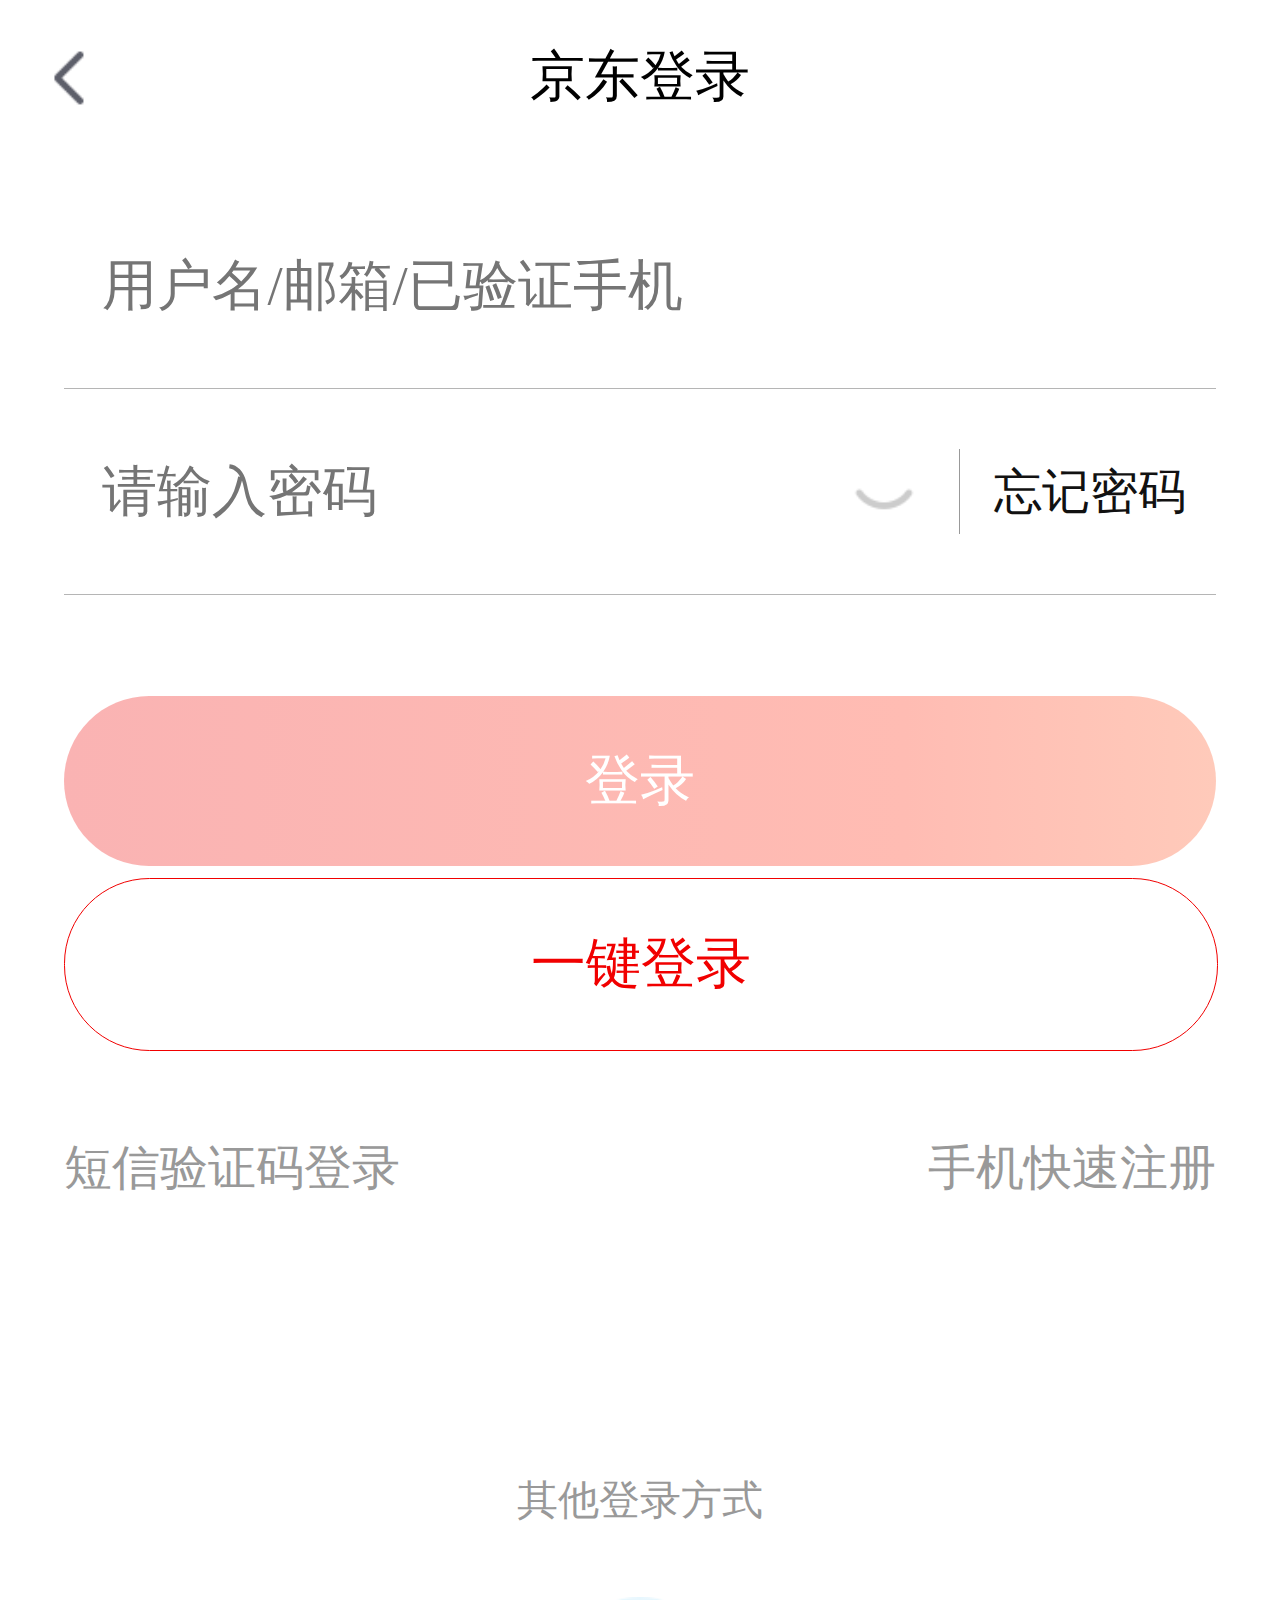
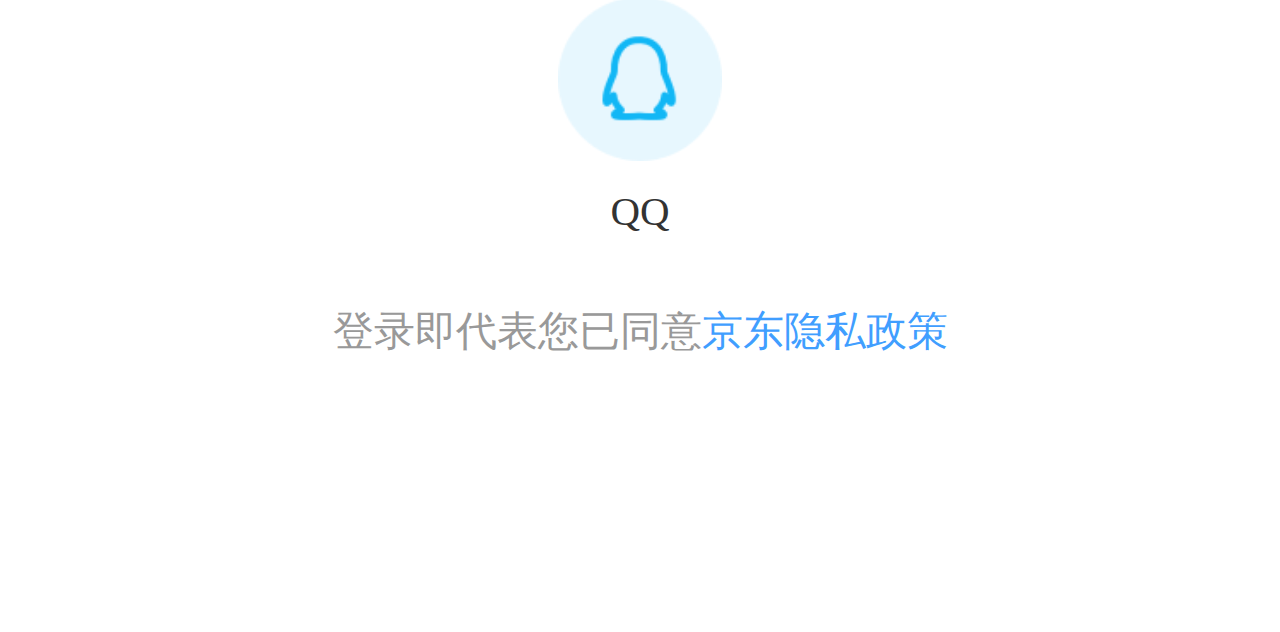
<file: login.html>
<!DOCTYPE html>
<html lang="en">
<head>
	<meta charset="UTF-8">
	<link rel="stylesheet" type="text/css" href="style/login.css">
	<link rel="icon" href="https://m.jd.com/favicon.ico">
	<title>京东登录</title>
	<script type="text/javascript">
		var pixelRatio = 1 / window.devicePixelRatio;    //还原设备的真实分辨率；  
		//devicePixelRatio设备的像素比；     
		document.write('<meta name="viewport" content="width=device-width,initial-scale='+pixelRatio+',minimum-scale='+pixelRatio+',maximum-scale='+pixelRatio+'" />');
		var html=document.getElementsByTagName('html')[0];
		var pageWidth=html.getBoundingClientRect().width;
		html.style.fontSize=pageWidth/10+"px";

		window.onload = function(){
			var login = document.getElementById("changeLogin");
			var changeLogin = document.getElementById("changeLogin");
			var username_login = document.getElementsByClassName("username_login")[0];
			var message_login = document.getElementsByClassName("message_login")[0];
			var inputs = document.getElementsByTagName("input");
			var clears = document.getElementsByClassName("clear");

			login.onclick = function(){
				if(message_login.style.display == "block"){
					username_login.style.display = "block";
					message_login.style.display = "none";
					changeLogin.innerText = "账号密码登录";
				}else{
					username_login.style.display = "none";
					message_login.style.display = "block";
					changeLogin.innerText = "短信验证码登录";
				}
			}
				checkinput();
			}
			
		function checkinput(num){
			var inputs = document.getElementsByTagName("input");
			var clears = document.getElementsByClassName("clear");
			var login = document.getElementsByClassName("login")[0];
			var username_login = document.getElementsByClassName("username_login")[0];
			var message_login = document.getElementsByClassName("message_login")[0];
			for(var i=0;i<clears.length;i++){
				if(clears[i] == document.getElementById("clear"+num)){
                    clears[i].style.visibility = "visible";
				}
				if (inputs[i].value == '') {
					clears[i].style.visibility = "hidden";
				}
                // if(username_login.style.display == "block"){
					if(inputs[0].value != '' && inputs[1].value != ''){
                		login.style.background = "#F50800";
                	}else{
                		login.style.background = "linear-gradient(90deg,#fab3b3,#ffbcb3 73%,#ffcaba)";
                	}
				// }
			}
		}
		function clearword(num){
			var inputs = document.getElementsByTagName("input");
			var clears = document.getElementsByClassName("clear");
			var login = document.getElementsByClassName("login")[0];
			var username_login = document.getElementsByClassName("username_login")[0];
			var message_login = document.getElementsByClassName("message_login")[0];
			for(var i=0;i<clears.length;i++){
				if(clears[i] == document.getElementById("clear"+num)){
                    inputs[i].value = null;
                    clears[i].style.visibility = "hidden";
				}
				// if(username_login.style.display == "block"){
					if(inputs[0].value != '' && inputs[1].value != ''){
                		login.style.background = "#F50800";
                	}else{
                		login.style.background = "linear-gradient(90deg,#fab3b3,#ffbcb3 73%,#ffcaba)";
                	}
				// }
			}
		}
	</script>
</head>
<body>
	<header class="head">
		<div>
			<a href="javascript:history.go(-1);" class="back"></a>
			京东登录
		</div>
	</header>
	<div class="wrapAll">
		<div class="user">
			<div class="username_login">
				<div class="username">
					<input type="text" placeholder="用户名/邮箱/已验证手机" onkeyup="checkinput(1)" autocomplete="off"></input>
					<i class="clear" id="clear1" onclick="clearword(1)"></i>
				</div>
				<div class="password">
					<input type="password" placeholder="请输入密码" onkeyup="checkinput(2)" ></input>
					<i class="clear" id="clear2" onclick="clearword(2)"></i>
					<i class="eye"></i>
					<span></span>
					<a href="#">忘记密码</a>
				</div>
			</div>

			<div class="message_login">
				<div class="phonenum">
					<span class="area_code">+86</span>
					<i class="area"></i>
					<input type="text" placeholder="请输入手机号" onkeyup="checkinput(3)"></input>
					<i class="clear" id="clear3" onclick="clearword(3)"></i>
					<span class="line"></span>
					<a href="#">获取验证码</a>
				</div>
				<div class="telcode">
					<input type="text" placeholder="请输入收到的验证码" onkeyup="checkinput(4)"></input>
					<i class="clear" id="clear4" onclick="clearword(4)"></i>
				</div>
			</div>
		</div>

		
		<a href="#" class="login">登录</a>
		<a href="#" class="keyLogin">一键登录</a>
		
		<div class="switch">
			<a href="#" id="changeLogin">短信验证码登录</a>
			<a href="#" id="regist">手机快速注册</a>
		</div>

		<div class="otherLogin">
			<h3>其他登录方式</h3>
			<ul>
				<li>
				    <a href="#">
				    	<img src="img/QQ.png">
						<span>QQ</span>
				    </a>
				</li>
			</ul>
			<div>
				<span>登录即代表您已同意</span>
				<a href="#">京东隐私政策</a>
			</div>
		</div>
	</div>

</body>
</html>
</file>
<file: style/login.css>
@charset "UTF-8";
* {
  padding: 0px;
  margin: 0px;
  font-family: "微软雅黑";
}
a {
  text-decoration: none;
  display: inline-block;
  -webkit-tap-highlight-color: transparent;
}
i {
  display: inline-block;
}
li {
  list-style: none;
  float: left;
}
.head {
  width: 100%;
  height: 1.2rem;
}
.head div {
  width: 100%;
  height: 100%;
  font-size: 0.42666667rem;
  line-height: 1.2rem;
  text-align: center;
}
.head div .back {
  width: 0.53333333rem;
  height: 0.53333333rem;
  background: url(../img/back.png) no-repeat;
  background-size: contain;
  position: absolute;
  left: 0.26666667rem;
  top: 0.33333333rem;
}
.wrapAll {
  width: 90%;
  height: 16rem;
  margin: 0px auto;
  margin-top: 30px;
}
.wrapAll input {
  height: 0.8rem;
  font-size: 0.42666667rem;
  border: none;
  text-indent: 0.3rem;
  outline: none;
}
.wrapAll .clear {
  visibility: hidden;
}
.wrapAll i {
  width: 0.64rem;
  height: 0.64rem;
}
.wrapAll .user {
  width: 100%;
  height: 3.2rem;
}
.wrapAll .user .username_login {
  width: 100%;
  height: 100%;
}
.wrapAll .user .username_login .username {
  width: 100%;
  height: 50%;
  border-bottom: 1px solid rgba(108, 108, 108, 0.5);
  display: flex;
  align-items: center;
}
.wrapAll .user .username_login .username input {
  width: 85%;
}
.wrapAll .user .username_login .username .clear {
  background: url(../img/clearnum.png) no-repeat;
  background-size: contain;
}
.wrapAll .user .username_login .password {
  width: 100%;
  height: 50%;
  border-bottom: 1px solid rgba(108, 108, 108, 0.5);
  display: flex;
  align-items: center;
}
.wrapAll .user .username_login .password input {
  width: 59%;
}
.wrapAll .user .username_login .password .clear {
  background: url(../img/clearnum.png) no-repeat;
  background-size: contain;
  margin-right: 0.13333333rem;
}
.wrapAll .user .username_login .password .eye {
  background: url(../img/closeeye.png) no-repeat;
  background-size: contain;
}
.wrapAll .user .username_login .password span {
  width: 1px;
  height: 0.66666667rem;
  background: #999;
  margin-left: 0.26666667rem;
  margin-right: 0.26666667rem;
}
.wrapAll .user .username_login .password a {
  font-size: 0.37333333rem;
  color: #111;
}
.wrapAll .user .message_login {
  width: 100%;
  height: 100%;
  display: none;
}
.wrapAll .user .message_login .phonenum {
  width: 100%;
  height: 50%;
  border-bottom: 1px solid rgba(108, 108, 108, 0.5);
  display: flex;
  align-items: center;
}
.wrapAll .user .message_login .phonenum .area_code {
  font-size: 0.37333333rem;
  text-indent: 0.3rem;
}
.wrapAll .user .message_login .phonenum .area {
  width: 0.37333333rem;
  height: 0.16rem;
  background: url(../img/area.png) no-repeat;
  background-size: contain;
  margin-left: 0.13333333rem;
}
.wrapAll .user .message_login .phonenum input {
  width: 40%;
}
.wrapAll .user .message_login .phonenum .clear {
  background: url(../img/clearnum.png) no-repeat;
  background-size: contain;
  margin-right: 0.13333333rem;
  margin-left: 0.13333333rem;
}
.wrapAll .user .message_login .phonenum .line {
  width: 1px;
  height: 0.66666667rem;
  background: #999;
  margin-left: 0.26666667rem;
  margin-right: 0.26666667rem;
}
.wrapAll .user .message_login .phonenum a {
  color: #666;
  font-size: 0.37333333rem;
}
.wrapAll .user .message_login .telcode {
  width: 100%;
  height: 50%;
  border-bottom: 1px solid rgba(108, 108, 108, 0.5);
  display: flex;
  align-items: center;
}
.wrapAll .user .message_login .telcode input {
  width: 85%;
}
.wrapAll .user .message_login .telcode .clear {
  background: url(../img/clearnum.png) no-repeat;
  background-size: contain;
  margin-right: 0.13333333rem;
  margin-left: 0.13333333rem;
}
.login {
  width: 100%;
  height: 1.33333333rem;
  border-radius: 0.66666667rem;
  background: linear-gradient(90deg, #fab3b3, #ffbcb3 73%, #ffcaba);
  color: #fff;
  font-size: 0.42666667rem;
  text-align: center;
  line-height: 1.33333333rem;
  margin-top: 0.8rem;
}
.keyLogin {
  width: 100%;
  height: 1.33333333rem;
  border-radius: 0.66666667rem;
  border: 1px solid #F10000;
  color: #F10000;
  font-size: 0.42666667rem;
  text-align: center;
  line-height: 1.33333333rem;
  background: #fff;
}
.switch {
  width: 100%;
  display: flex;
  justify-content: space-between;
  margin-top: 0.66666667rem;
}
.switch a {
  font-size: 0.37333333rem;
  color: #999;
}
.otherLogin {
  width: 100%;
  margin-top: 2.13333333rem;
}
.otherLogin h3 {
  width: 100%;
  text-align: center;
  font-size: 0.32rem;
  font-weight: 100;
  color: #999;
}
.otherLogin ul {
  width: 100%;
  height: 2.93333333rem;
  display: flex;
  justify-content: center;
  align-items: center;
}
.otherLogin ul li {
  width: 1.28rem;
  height: 70%;
}
.otherLogin ul li a {
  width: 100%;
  height: 100%;
  display: flex;
  flex-direction: column;
  align-items: center;
  justify-content: space-around;
}
.otherLogin ul li a img {
  height: 1.28rem;
  width: 1.28rem;
}
.otherLogin ul li a span {
  font-size: 0.32rem;
  color: #333;
}
.otherLogin div {
  width: 100%;
  display: flex;
  justify-content: center;
}
.otherLogin div span {
  font-size: 0.32rem;
  color: #999;
}
.otherLogin div a {
  font-size: 0.32rem;
  color: #409EFF;
}
</file>
